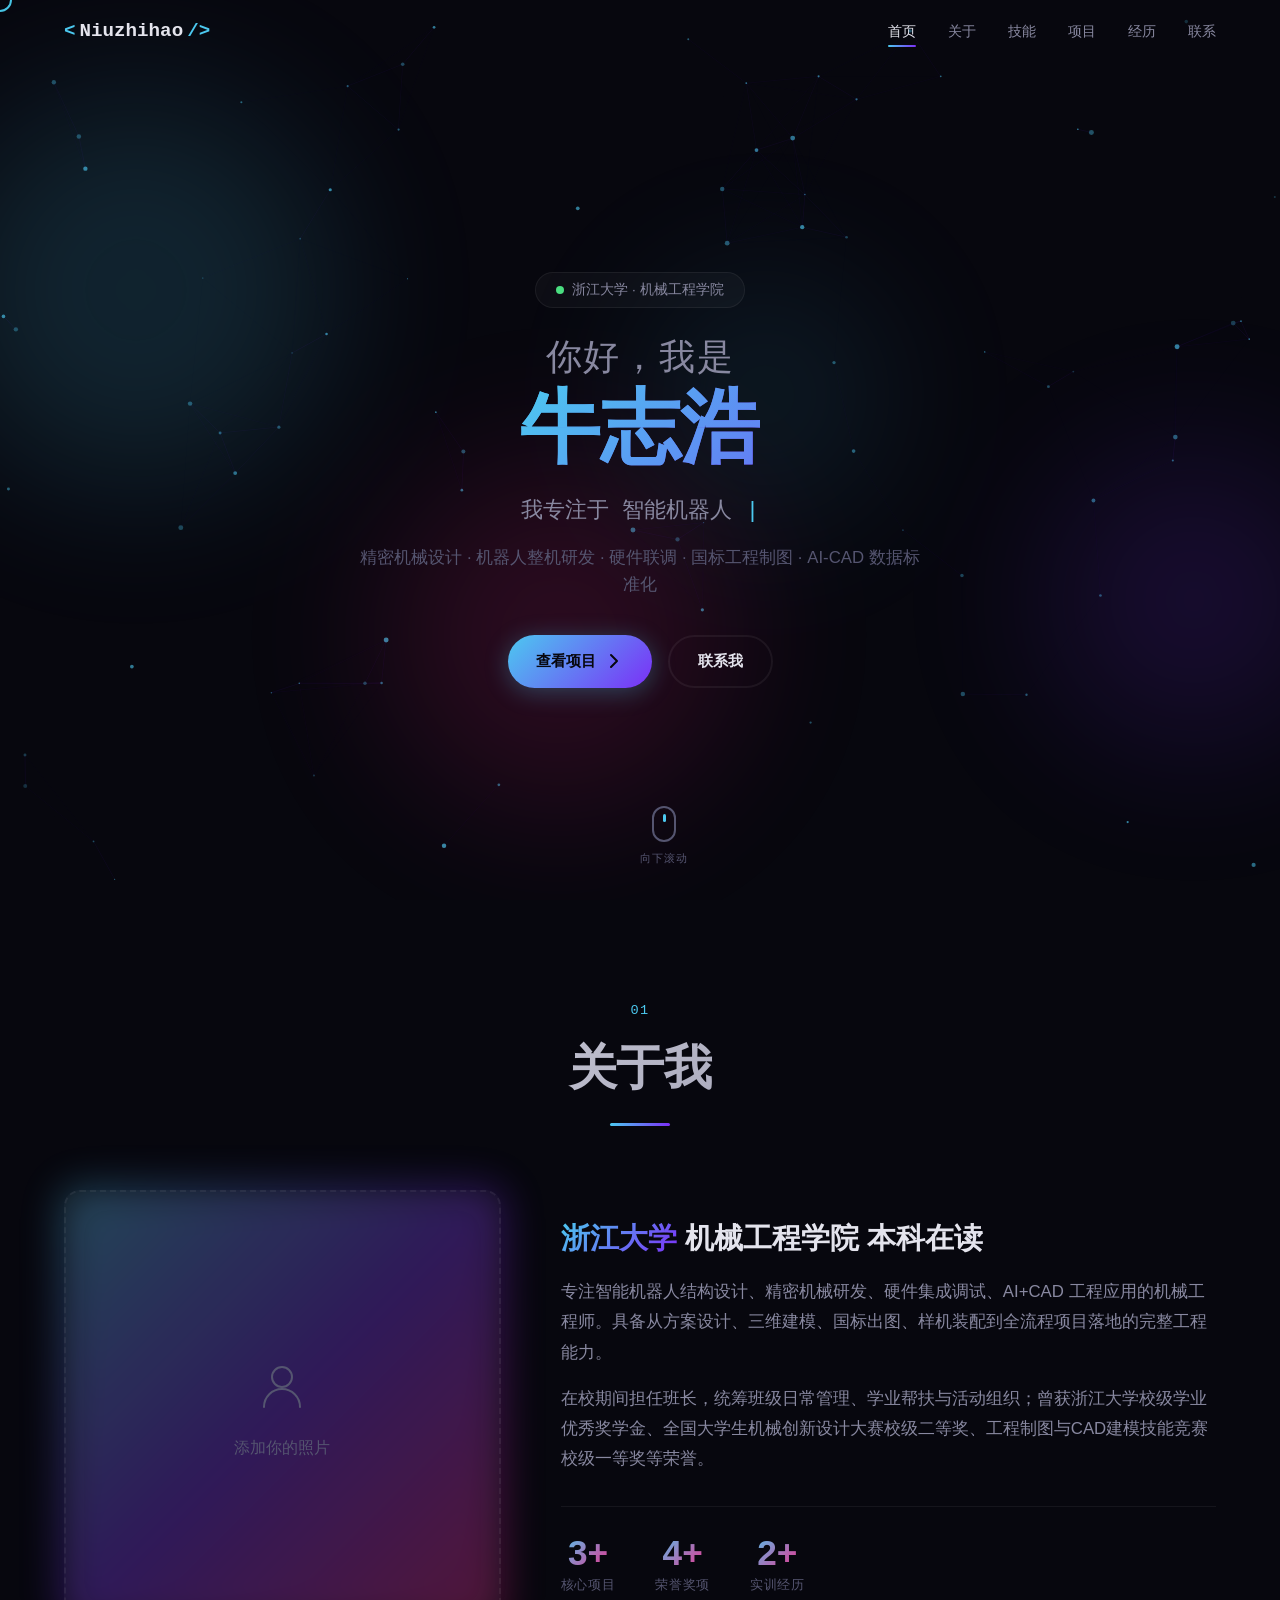
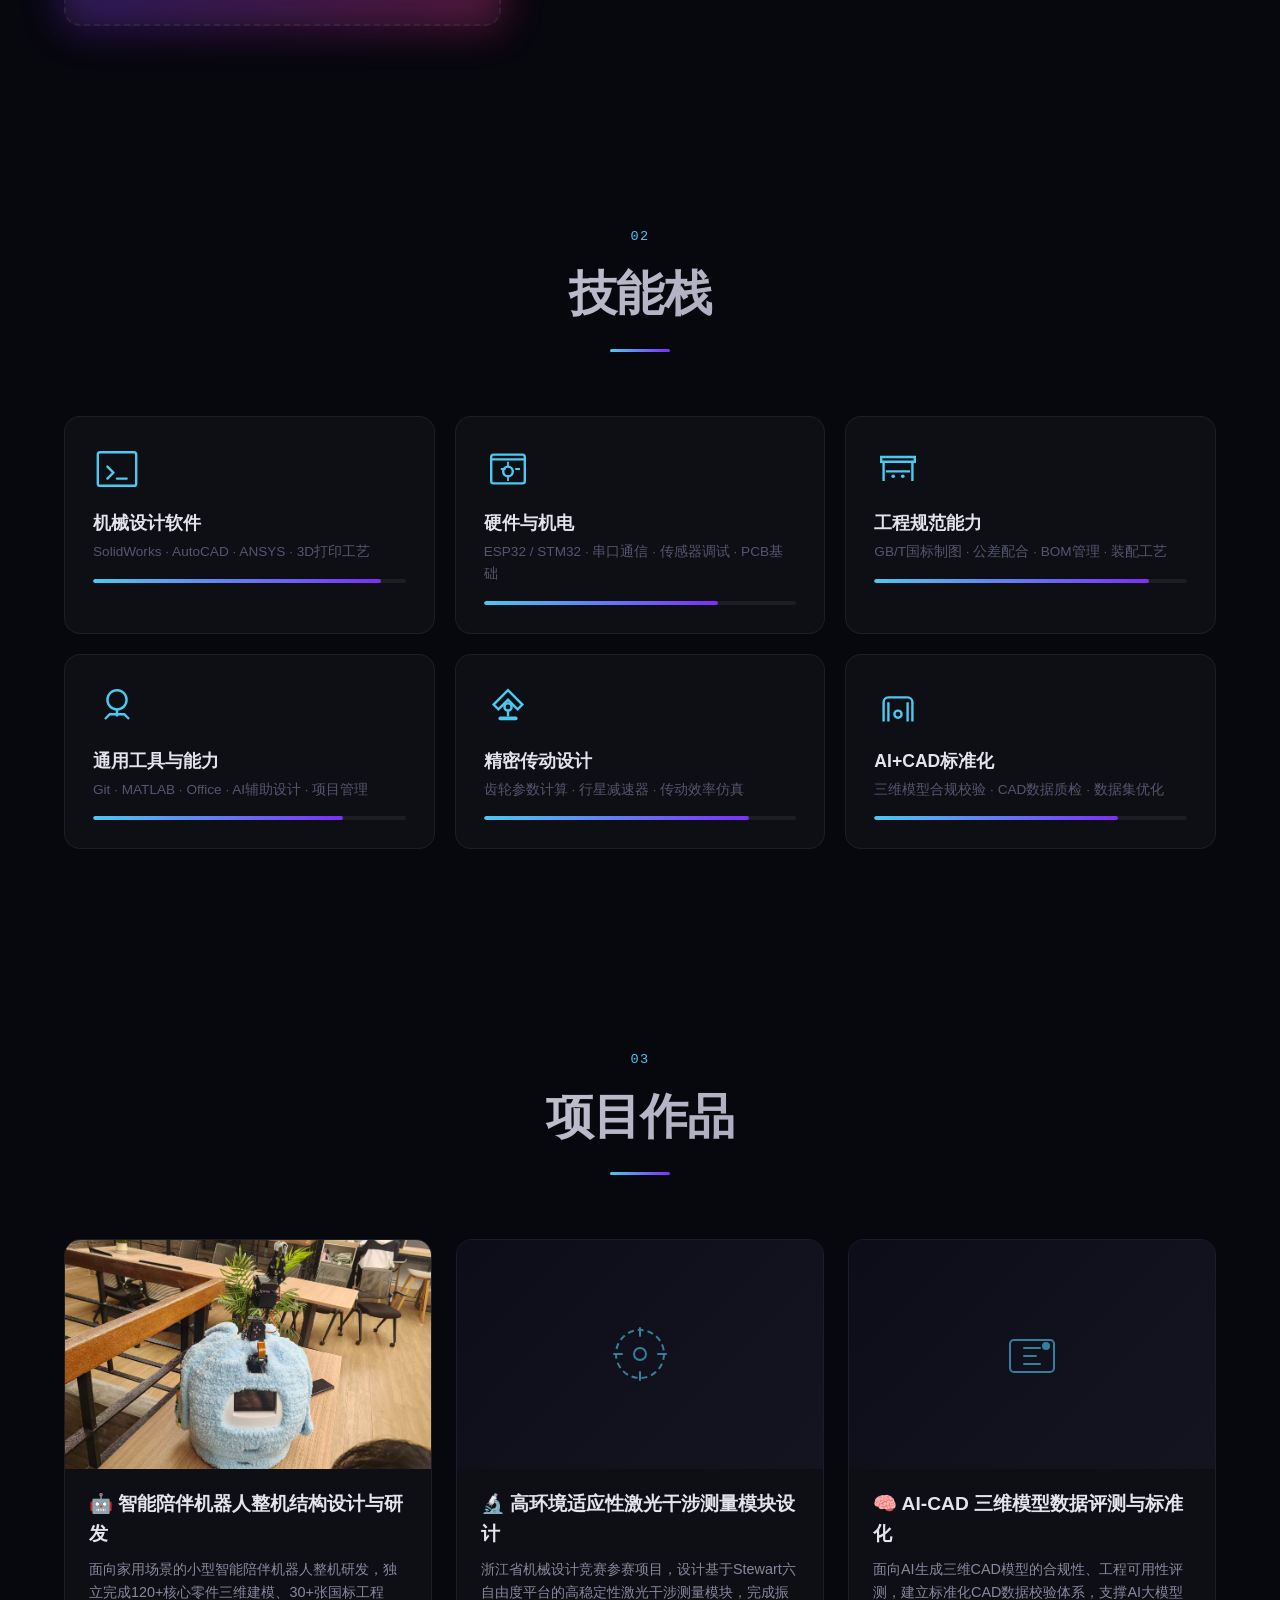
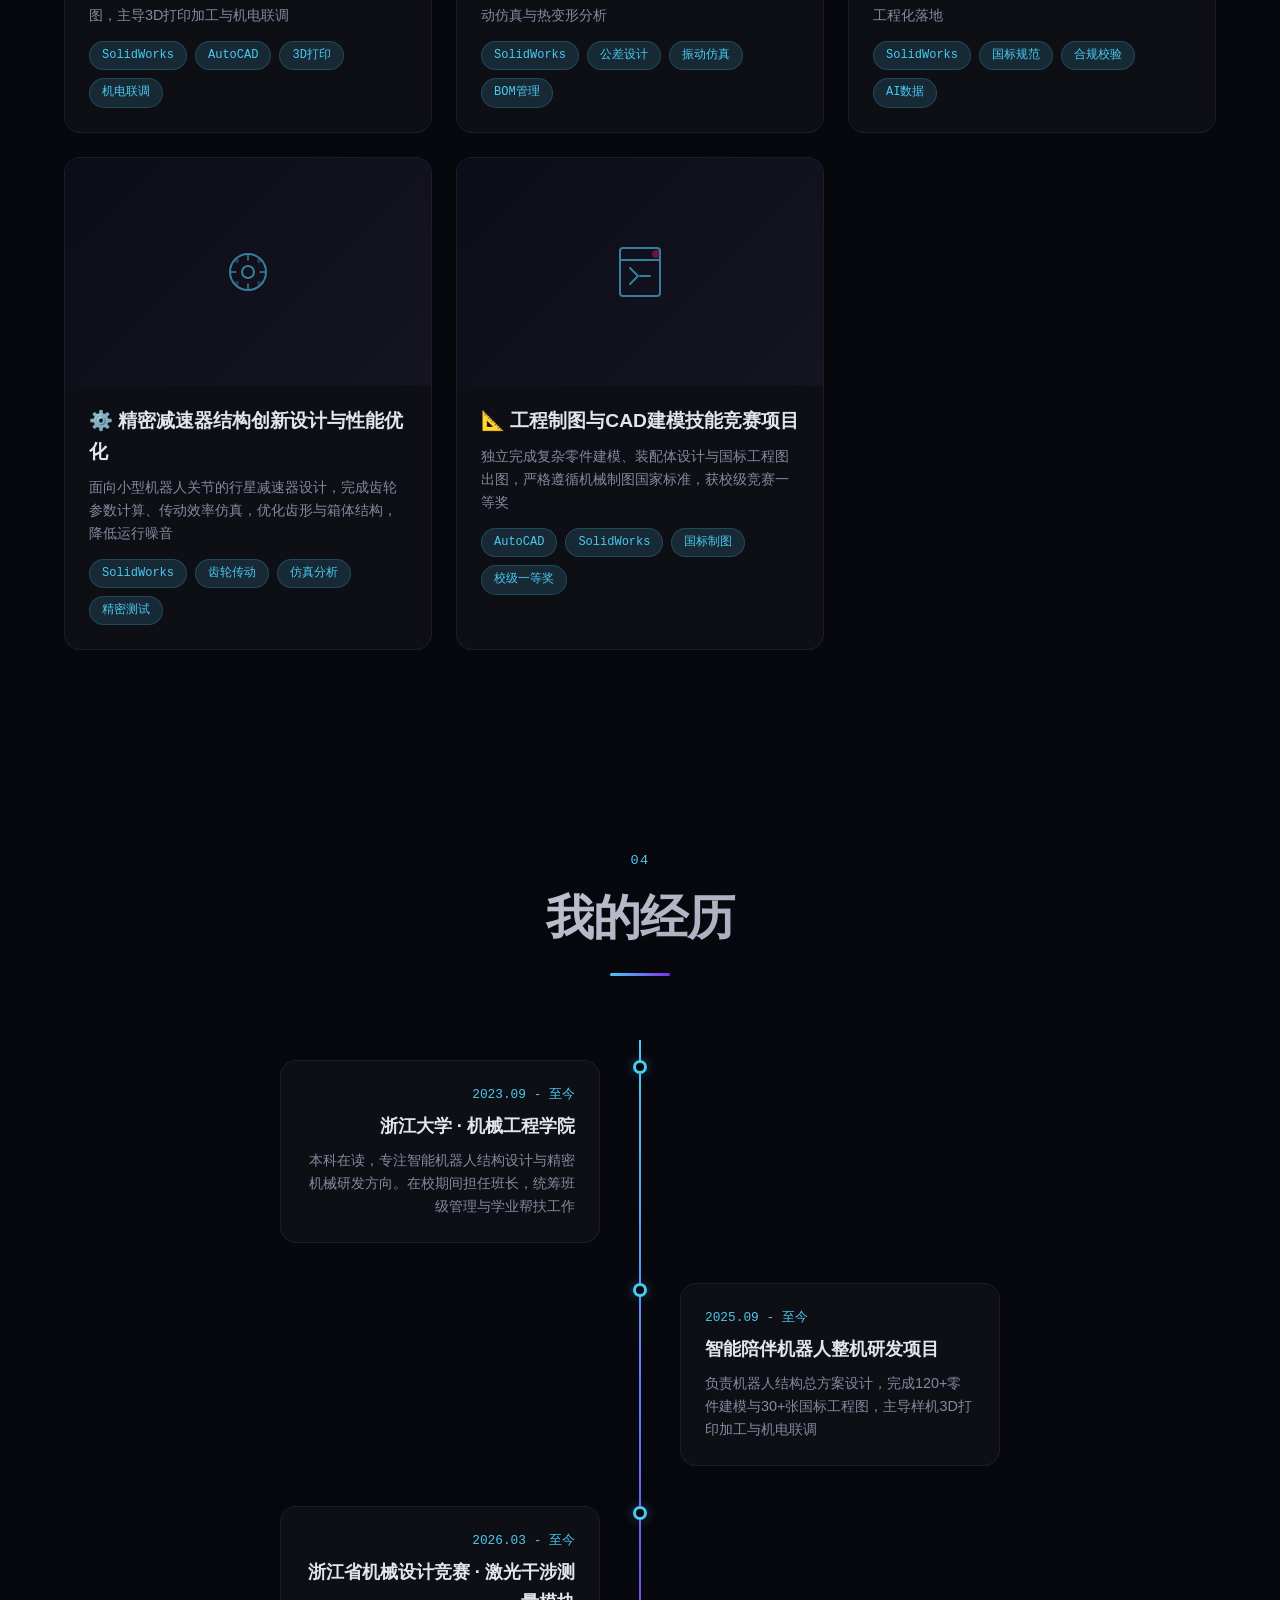
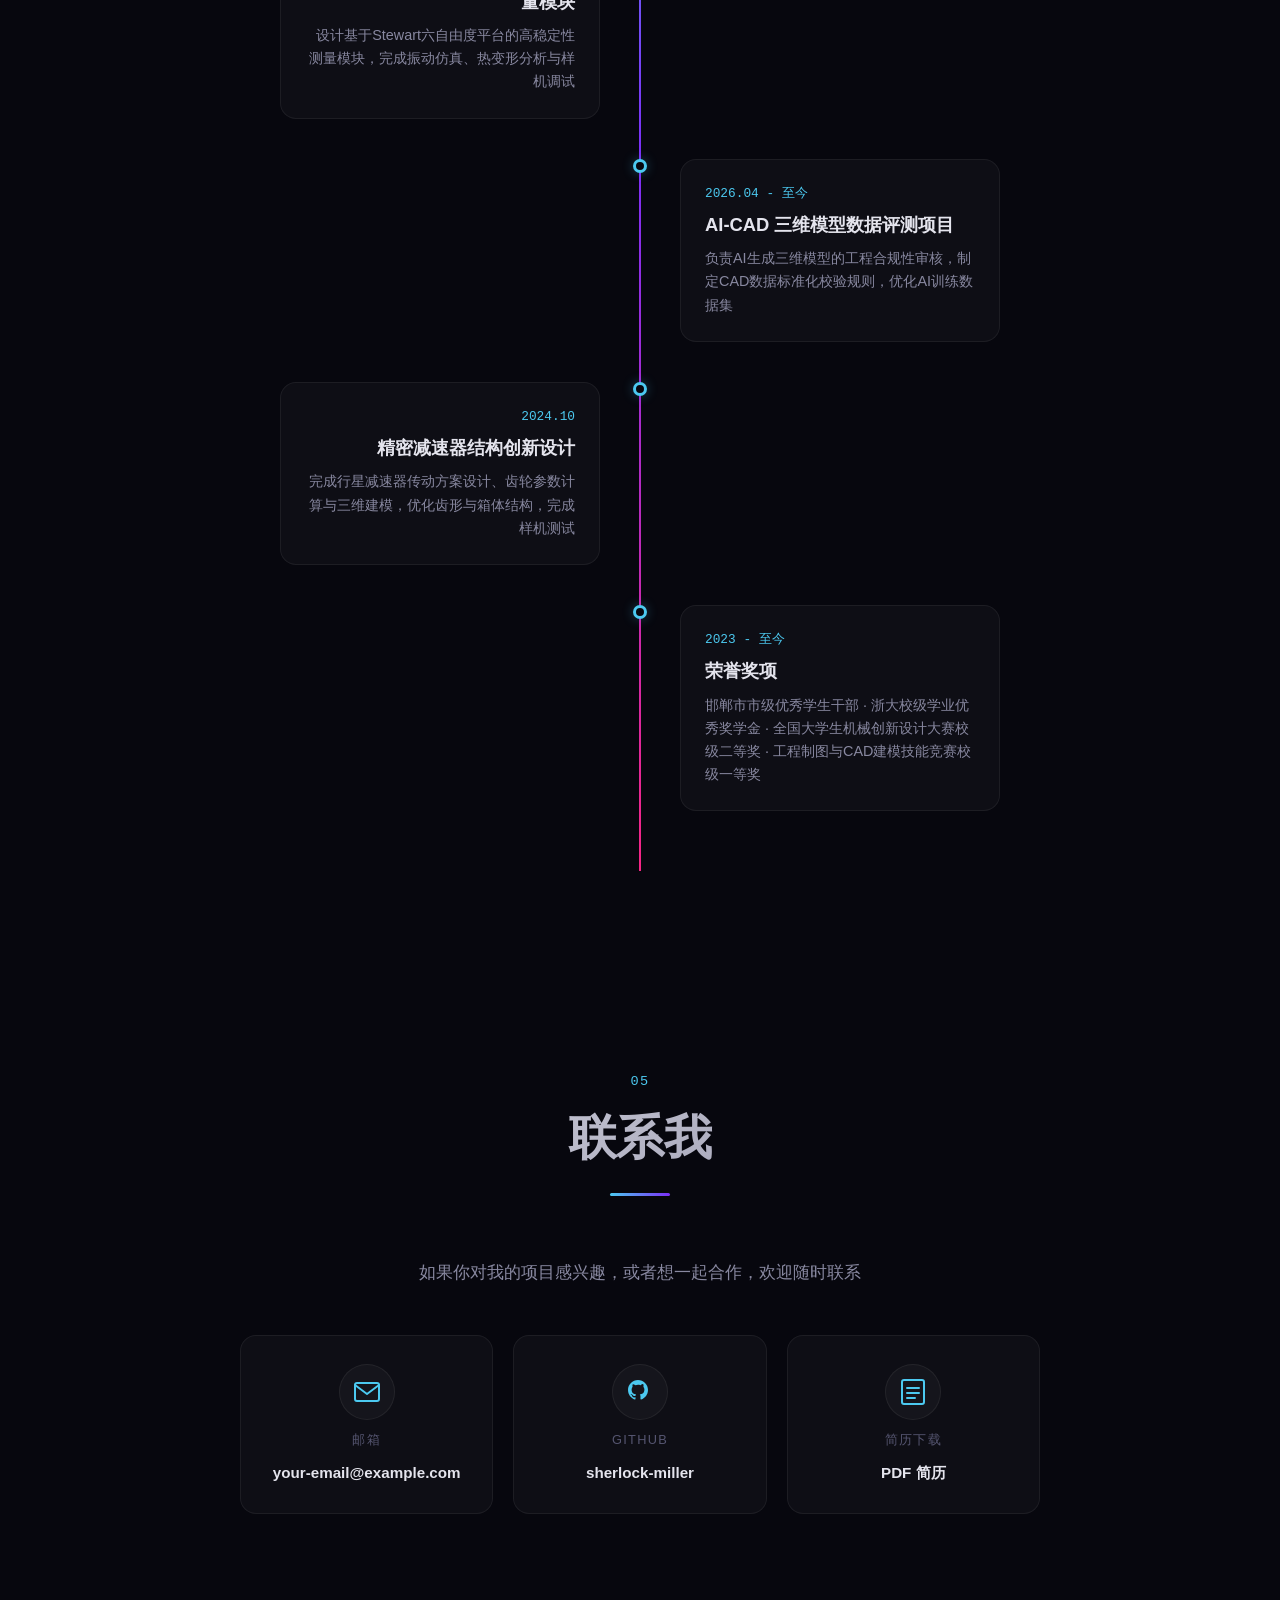
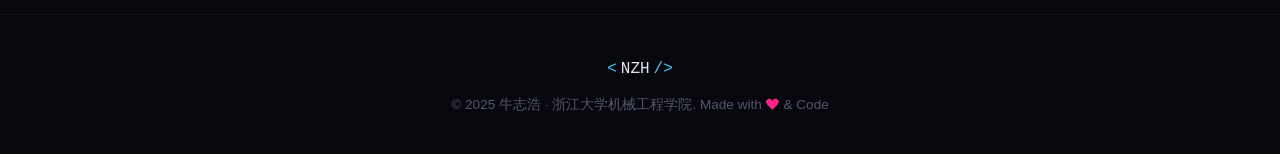
<file: index.html>
<!DOCTYPE html>
<html lang="zh-CN">
<head>
    <meta charset="UTF-8">
    <meta name="viewport" content="width=device-width, initial-scale=1.0">
    <meta name="description" content="牛志浩 - 浙江大学机械工程学院 | 智能机器人结构设计·精密机械研发·AI+CAD工程应用">
    <title>牛志浩 | 机械工程师 · 机器人研发</title>
    <link rel="icon" href="images/favicon.png" type="image/png">
    <link rel="stylesheet" href="css/style.css">
</head>
<body>
    <div class="cursor-follower"></div>

    <canvas id="particle-canvas"></canvas>

    <div class="floating-shapes" id="floating-shapes"></div>

    <nav class="navbar" id="navbar">
        <div class="nav-container">
            <a href="#home" class="nav-logo">
                <span class="logo-bracket">&lt;</span>
                <span class="logo-text">Niuzhihao</span>
                <span class="logo-bracket">/&gt;</span>
            </a>
            <div class="nav-links">
                <a href="#home" class="nav-link active">首页</a>
                <a href="#about" class="nav-link">关于</a>
                <a href="#skills" class="nav-link">技能</a>
                <a href="#projects" class="nav-link">项目</a>
                <a href="#timeline" class="nav-link">经历</a>
                <a href="#contact" class="nav-link">联系</a>
            </div>
            <button class="nav-toggle" aria-label="菜单">
                <span></span>
                <span></span>
                <span></span>
            </button>
        </div>
    </nav>

    <section id="home" class="hero">
        <div class="hero-content">
            <div class="hero-badge">
                <span class="badge-dot"></span> 浙江大学 · 机械工程学院
            </div>
            <h1 class="hero-title">
                <span class="title-line">你好，我是</span>
                <span class="title-name glitch" data-text="牛志浩">牛志浩</span>
            </h1>
            <div class="hero-subtitle">
                <span class="typing-prefix">我专注于</span>
                <span class="typing-text" id="typing-text"></span>
                <span class="typing-cursor">|</span>
            </div>
            <p class="hero-desc">
                精密机械设计 · 机器人整机研发 · 硬件联调 · 国标工程制图 · AI-CAD 数据标准化
            </p>
            <div class="hero-buttons">
                <a href="#projects" class="btn btn-primary">
                    <span>查看项目</span>
                    <svg width="20" height="20" viewBox="0 0 20 20" fill="none">
                        <path d="M7 4l6 6-6 6" stroke="currentColor" stroke-width="2" stroke-linecap="round" stroke-linejoin="round"/>
                    </svg>
                </a>
                <a href="#contact" class="btn btn-outline">
                    <span>联系我</span>
                </a>
            </div>
        </div>
        <div class="scroll-indicator">
            <div class="scroll-mouse">
                <div class="scroll-wheel"></div>
            </div>
            <span class="scroll-text">向下滚动</span>
        </div>
    </section>

    <section id="about" class="section about">
        <div class="section-header">
            <span class="section-number">01</span>
            <h2 class="section-title">关于我</h2>
            <div class="section-line"></div>
        </div>
        <div class="about-container">
            <div class="about-image-wrapper">
                <div class="about-image-placeholder">
                    <div class="placeholder-icon">
                        <svg width="60" height="60" viewBox="0 0 60 60" fill="none">
                            <circle cx="30" cy="22" r="10" stroke="currentColor" stroke-width="2"/>
                            <path d="M12 52c0-10 8-18 18-18s18 8 18 18" stroke="currentColor" stroke-width="2" stroke-linecap="round"/>
                        </svg>
                    </div>
                    <span>添加你的照片</span>
                </div>
                <div class="about-image-glow"></div>
            </div>
            <div class="about-text">
                <h3><span class="highlight">浙江大学</span> 机械工程学院 本科在读</h3>
                <p>专注智能机器人结构设计、精密机械研发、硬件集成调试、AI+CAD 工程应用的机械工程师。具备从方案设计、三维建模、国标出图、样机装配到全流程项目落地的完整工程能力。</p>
                <p>在校期间担任班长，统筹班级日常管理、学业帮扶与活动组织；曾获浙江大学校级学业优秀奖学金、全国大学生机械创新设计大赛校级二等奖、工程制图与CAD建模技能竞赛校级一等奖等荣誉。</p>
                <div class="about-stats">
                    <div class="stat-item">
                        <span class="stat-number" data-count="4">0</span>
                        <span class="stat-label">核心项目</span>
                    </div>
                    <div class="stat-item">
                        <span class="stat-number" data-count="5">0</span>
                        <span class="stat-label">荣誉奖项</span>
                    </div>
                    <div class="stat-item">
                        <span class="stat-number" data-count="3">0</span>
                        <span class="stat-label">实训经历</span>
                    </div>
                </div>
            </div>
        </div>
    </section>

    <section id="skills" class="section skills">
        <div class="section-header">
            <span class="section-number">02</span>
            <h2 class="section-title">技能栈</h2>
            <div class="section-line"></div>
        </div>
        <div class="skills-grid">
            <div class="skill-card">
                <div class="skill-icon">
                    <svg viewBox="0 0 40 40" fill="none"><rect x="4" y="6" width="32" height="28" rx="2" stroke="currentColor" stroke-width="2"/><path d="M12 18l5 5-5 5" stroke="currentColor" stroke-width="2" stroke-linecap="round" stroke-linejoin="round"/><path d="M20 28h8" stroke="currentColor" stroke-width="2" stroke-linecap="round"/></svg>
                </div>
                <h3>机械设计软件</h3>
                <p>SolidWorks · AutoCAD · ANSYS · 3D打印工艺</p>
                <div class="skill-bar"><div class="skill-progress" data-width="92%"></div></div>
            </div>
            <div class="skill-card">
                <div class="skill-icon">
                    <svg viewBox="0 0 40 40" fill="none"><rect x="6" y="8" width="28" height="24" rx="2" stroke="currentColor" stroke-width="2"/><path d="M6 12h28" stroke="currentColor" stroke-width="2"/><circle cx="20" cy="22" r="4" stroke="currentColor" stroke-width="2"/><path d="M20 14v4M20 26v4M14 20h4M26 20h4" stroke="currentColor" stroke-width="1.5"/></svg>
                </div>
                <h3>硬件与机电</h3>
                <p>ESP32 / STM32 · 串口通信 · 传感器调试 · PCB基础</p>
                <div class="skill-bar"><div class="skill-progress" data-width="75%"></div></div>
            </div>
            <div class="skill-card">
                <div class="skill-icon">
                    <svg viewBox="0 0 40 40" fill="none"><path d="M6 10h28v4H6z" stroke="currentColor" stroke-width="2"/><path d="M8 14v16M32 14v16" stroke="currentColor" stroke-width="2"/><path d="M10 22h20" stroke="currentColor" stroke-width="2"/><circle cx="16" cy="26" r="1.5" fill="currentColor"/><circle cx="24" cy="26" r="1.5" fill="currentColor"/></svg>
                </div>
                <h3>工程规范能力</h3>
                <p>GB/T国标制图 · 公差配合 · BOM管理 · 装配工艺</p>
                <div class="skill-bar"><div class="skill-progress" data-width="88%"></div></div>
            </div>
            <div class="skill-card">
                <div class="skill-icon">
                    <svg viewBox="0 0 40 40" fill="none"><circle cx="20" cy="14" r="8" stroke="currentColor" stroke-width="2"/><path d="M20 22v6M10 30l4-4h12l4 4" stroke="currentColor" stroke-width="2" stroke-linejoin="round"/></svg>
                </div>
                <h3>通用工具与能力</h3>
                <p>Git · MATLAB · Office · AI辅助设计 · 项目管理</p>
                <div class="skill-bar"><div class="skill-progress" data-width="80%"></div></div>
            </div>
            <div class="skill-card">
                <div class="skill-icon">
                    <svg viewBox="0 0 40 40" fill="none"><path d="M20 6L8 18l4 4 8-8 8 8 4-4L20 6z" stroke="currentColor" stroke-width="2"/><circle cx="20" cy="20" r="3" stroke="currentColor" stroke-width="2"/><path d="M20 23v4" stroke="currentColor" stroke-width="2" stroke-linecap="round"/><rect x="12" y="28" width="16" height="3" rx="1.5" fill="currentColor"/></svg>
                </div>
                <h3>精密传动设计</h3>
                <p>齿轮参数计算 · 行星减速器 · 传动效率仿真</p>
                <div class="skill-bar"><div class="skill-progress" data-width="85%"></div></div>
            </div>
            <div class="skill-card">
                <div class="skill-icon">
                    <svg viewBox="0 0 40 40" fill="none"><path d="M8 32V16a4 4 0 014-4h16a4 4 0 014 4v16" stroke="currentColor" stroke-width="2"/><path d="M12 32V16" stroke="currentColor" stroke-width="2"/><path d="M28 32V16" stroke="currentColor" stroke-width="2"/><circle cx="20" cy="26" r="3" stroke="currentColor" stroke-width="2"/></svg>
                </div>
                <h3>AI+CAD标准化</h3>
                <p>三维模型合规校验 · CAD数据质检 · 数据集优化</p>
                <div class="skill-bar"><div class="skill-progress" data-width="78%"></div></div>
            </div>
        </div>
    </section>

    <section id="projects" class="section projects">
        <div class="section-header">
            <span class="section-number">03</span>
            <h2 class="section-title">项目作品</h2>
            <div class="section-line"></div>
        </div>
        <div class="projects-grid">
            <div class="project-card" data-tilt>
                <a href="projects/robot.html" style="display:block;color:inherit;">
                    <div class="project-image">
                        <img src="images/1.jpg" alt="智能陪伴机器人" loading="lazy">
                        <div class="project-overlay">
                            <span class="project-view">🎬 查看详情 →</span>
                        </div>
                    </div>
                    <div class="project-info">
                        <h3>🤖 智能陪伴机器人整机结构设计与研发</h3>
                        <p>面向家用场景的小型智能陪伴机器人整机研发，独立完成120+核心零件三维建模、30+张国标工程图，主导3D打印加工与机电联调</p>
                        <div class="project-tags">
                            <span>SolidWorks</span><span>AutoCAD</span><span>3D打印</span><span>机电联调</span>
                        </div>
                    </div>
                </a>
            </div>
            <div class="project-card" data-tilt>
                <div class="project-image">
                    <div class="project-placeholder">
                        <svg width="56" height="56" viewBox="0 0 56 56" fill="none">
                            <circle cx="28" cy="28" r="24" stroke="currentColor" stroke-width="2" stroke-dasharray="6 4"/>
                            <circle cx="28" cy="28" r="6" stroke="currentColor" stroke-width="2"/>
                            <path d="M28 2v8M28 46v8M2 28h8M46 28h8" stroke="currentColor" stroke-width="2" stroke-linecap="round"/>
                        </svg>
                    </div>
                    <div class="project-overlay">
                        <span class="project-view">查看详情 →</span>
                    </div>
                </div>
                <div class="project-info">
                    <h3>🔬 高环境适应性激光干涉测量模块设计</h3>
                    <p>浙江省机械设计竞赛参赛项目，设计基于Stewart六自由度平台的高稳定性激光干涉测量模块，完成振动仿真与热变形分析</p>
                    <div class="project-tags">
                        <span>SolidWorks</span><span>公差设计</span><span>振动仿真</span><span>BOM管理</span>
                    </div>
                </div>
            </div>
            <div class="project-card" data-tilt>
                <div class="project-image">
                    <div class="project-placeholder">
                        <svg width="56" height="56" viewBox="0 0 56 56" fill="none">
                            <rect x="6" y="14" width="44" height="32" rx="4" stroke="currentColor" stroke-width="2"/>
                            <path d="M20 22h16M20 30h12M20 38h16" stroke="currentColor" stroke-width="2" stroke-linecap="round"/>
                            <circle cx="42" cy="20" r="4" fill="currentColor"/>
                        </svg>
                    </div>
                    <div class="project-overlay">
                        <span class="project-view">查看详情 →</span>
                    </div>
                </div>
                <div class="project-info">
                    <h3>🧠 AI-CAD 三维模型数据评测与标准化</h3>
                    <p>面向AI生成三维CAD模型的合规性、工程可用性评测，建立标准化CAD数据校验体系，支撑AI大模型工程化落地</p>
                    <div class="project-tags">
                        <span>SolidWorks</span><span>国标规范</span><span>合规校验</span><span>AI数据</span>
                    </div>
                </div>
            </div>
            <div class="project-card" data-tilt>
                <div class="project-image">
                    <div class="project-placeholder">
                        <svg width="56" height="56" viewBox="0 0 56 56" fill="none">
                            <circle cx="28" cy="28" r="18" stroke="currentColor" stroke-width="2"/>
                            <circle cx="28" cy="28" r="6" stroke="currentColor" stroke-width="2"/>
                            <path d="M28 10v6M28 40v6M10 28h6M40 28h6" stroke="currentColor" stroke-width="1.5" stroke-linecap="round"/>
                            <circle cx="17" cy="17" r="2" fill="currentColor" opacity="0.4"/>
                            <circle cx="39" cy="17" r="2" fill="currentColor" opacity="0.4"/>
                            <circle cx="17" cy="39" r="2" fill="currentColor" opacity="0.4"/>
                            <circle cx="39" cy="39" r="2" fill="currentColor" opacity="0.4"/>
                        </svg>
                    </div>
                    <div class="project-overlay">
                        <span class="project-view">查看详情 →</span>
                    </div>
                </div>
                <div class="project-info">
                    <h3>⚙️ 精密减速器结构创新设计与性能优化</h3>
                    <p>面向小型机器人关节的行星减速器设计，完成齿轮参数计算、传动效率仿真，优化齿形与箱体结构，降低运行噪音</p>
                    <div class="project-tags">
                        <span>SolidWorks</span><span>齿轮传动</span><span>仿真分析</span><span>精密测试</span>
                    </div>
                </div>
            </div>
            <div class="project-card" data-tilt>
                <div class="project-image">
                    <div class="project-placeholder">
                        <svg width="56" height="56" viewBox="0 0 56 56" fill="none">
                            <rect x="8" y="4" width="40" height="48" rx="3" stroke="currentColor" stroke-width="2"/>
                            <path d="M8 16h40" stroke="currentColor" stroke-width="2"/>
                            <path d="M18 24l8 8-8 8" stroke="currentColor" stroke-width="2" stroke-linecap="round" stroke-linejoin="round"/>
                            <path d="M28 32h10" stroke="currentColor" stroke-width="2" stroke-linecap="round"/>
                            <circle cx="44" cy="10" r="4" fill="var(--accent)" opacity="0.6"/>
                        </svg>
                    </div>
                    <div class="project-overlay">
                        <span class="project-view">查看详情 →</span>
                    </div>
                </div>
                <div class="project-info">
                    <h3>📐 工程制图与CAD建模技能竞赛项目</h3>
                    <p>独立完成复杂零件建模、装配体设计与国标工程图出图，严格遵循机械制图国家标准，获校级竞赛一等奖</p>
                    <div class="project-tags">
                        <span>AutoCAD</span><span>SolidWorks</span><span>国标制图</span><span>校级一等奖</span>
                    </div>
                </div>
            </div>
        </div>
    </section>

    <section id="timeline" class="section timeline-section">
        <div class="section-header">
            <span class="section-number">04</span>
            <h2 class="section-title">我的经历</h2>
            <div class="section-line"></div>
        </div>
        <div class="timeline">
            <div class="timeline-item left">
                <div class="timeline-dot"></div>
                <div class="timeline-content">
                    <span class="timeline-date">2023.09 - 至今</span>
                    <h3>浙江大学 · 机械工程学院</h3>
                    <p>本科在读，专注智能机器人结构设计与精密机械研发方向。在校期间担任班长，统筹班级管理与学业帮扶工作</p>
                </div>
            </div>
            <div class="timeline-item right">
                <div class="timeline-dot"></div>
                <div class="timeline-content">
                    <span class="timeline-date">2025.09 - 至今</span>
                    <h3>智能陪伴机器人整机研发项目</h3>
                    <p>负责机器人结构总方案设计，完成120+零件建模与30+张国标工程图，主导样机3D打印加工与机电联调</p>
                </div>
            </div>
            <div class="timeline-item left">
                <div class="timeline-dot"></div>
                <div class="timeline-content">
                    <span class="timeline-date">2026.03 - 至今</span>
                    <h3>浙江省机械设计竞赛 · 激光干涉测量模块</h3>
                    <p>设计基于Stewart六自由度平台的高稳定性测量模块，完成振动仿真、热变形分析与样机调试</p>
                </div>
            </div>
            <div class="timeline-item right">
                <div class="timeline-dot"></div>
                <div class="timeline-content">
                    <span class="timeline-date">2026.04 - 至今</span>
                    <h3>AI-CAD 三维模型数据评测项目</h3>
                    <p>负责AI生成三维模型的工程合规性审核，制定CAD数据标准化校验规则，优化AI训练数据集</p>
                </div>
            </div>
            <div class="timeline-item left">
                <div class="timeline-dot"></div>
                <div class="timeline-content">
                    <span class="timeline-date">2024.10</span>
                    <h3>精密减速器结构创新设计</h3>
                    <p>完成行星减速器传动方案设计、齿轮参数计算与三维建模，优化齿形与箱体结构，完成样机测试</p>
                </div>
            </div>
            <div class="timeline-item right">
                <div class="timeline-dot"></div>
                <div class="timeline-content">
                    <span class="timeline-date">2023 - 至今</span>
                    <h3>荣誉奖项</h3>
                    <p>邯郸市市级优秀学生干部 · 浙大校级学业优秀奖学金 · 全国大学生机械创新设计大赛校级二等奖 · 工程制图与CAD建模技能竞赛校级一等奖</p>
                </div>
            </div>
        </div>
    </section>

    <section id="contact" class="section contact">
        <div class="section-header">
            <span class="section-number">05</span>
            <h2 class="section-title">联系我</h2>
            <div class="section-line"></div>
        </div>
        <p class="contact-subtitle">如果你对我的项目感兴趣，或者想一起合作，欢迎随时联系</p>
        <div class="contact-grid">
            <a href="mailto:your-email@example.com" class="contact-card">
                <div class="contact-icon">
                    <svg width="28" height="28" viewBox="0 0 28 28" fill="none">
                        <rect x="2" y="5" width="24" height="18" rx="2" stroke="currentColor" stroke-width="2"/>
                        <path d="M2 7l12 9 12-9" stroke="currentColor" stroke-width="2" stroke-linecap="round" stroke-linejoin="round"/>
                    </svg>
                </div>
                <span class="contact-label">邮箱</span>
                <span class="contact-value">your-email@example.com</span>
            </a>
            <a href="https://github.com/sherlock-miller" target="_blank" rel="noopener" class="contact-card">
                <div class="contact-icon">
                    <svg width="28" height="28" viewBox="0 0 28 28" fill="none">
                        <path d="M12 2C6.477 2 2 6.477 2 12c0 4.42 2.865 8.167 6.839 9.49.5.092.682-.217.682-.482 0-.237-.008-.866-.013-1.7-2.782.604-3.369-1.34-3.369-1.34-.454-1.156-1.11-1.463-1.11-1.463-.908-.62.069-.608.069-.608 1.003.07 1.531 1.03 1.531 1.03.892 1.529 2.341 1.087 2.91.831.092-.646.35-1.086.636-1.336-2.22-.253-4.555-1.11-4.555-4.943 0-1.091.39-1.984 1.029-2.683-.103-.253-.446-1.27.098-2.647 0 0 .84-.269 2.75 1.025A9.578 9.578 0 0112 6.836c.85.004 1.705.115 2.504.337 1.909-1.294 2.747-1.025 2.747-1.025.546 1.377.203 2.394.1 2.647.64.699 1.028 1.592 1.028 2.683 0 3.842-2.339 4.687-4.566 4.935.359.309.678.919.678 1.852 0 1.336-.012 2.415-.012 2.743 0 .267.18.578.688.48C19.138 20.16 22 16.416 22 12c0-5.523-4.477-10-10-10z" fill="currentColor"/>
                    </svg>
                </div>
                <span class="contact-label">GitHub</span>
                <span class="contact-value">sherlock-miller</span>
            </a>
            <a href="assets/简历-牛志浩.pdf" target="_blank" class="contact-card">
                <div class="contact-icon">
                    <svg width="28" height="28" viewBox="0 0 28 28" fill="none">
                        <rect x="3" y="2" width="22" height="24" rx="2" stroke="currentColor" stroke-width="2"/>
                        <path d="M8 10h12M8 15h12M8 20h8" stroke="currentColor" stroke-width="2" stroke-linecap="round"/>
                    </svg>
                </div>
                <span class="contact-label">简历下载</span>
                <span class="contact-value">PDF 简历</span>
            </a>
        </div>
    </section>

    <footer class="footer">
        <div class="footer-content">
            <div class="footer-logo">
                <span class="logo-bracket">&lt;</span>
                <span class="logo-text">NZH</span>
                <span class="logo-bracket">/&gt;</span>
            </div>
            <p class="footer-text">© 2025 牛志浩 · 浙江大学机械工程学院. Made with <span class="heart">❤</span> & Code</p>
        </div>
    </footer>

    <script src="js/main.js"></script>
</body>
</html>
</file>
<file: css/style.css>
/* ============ CSS Variables & Base ============ */
:root {
    --bg: #07070e;
    --bg-elevated: #0d0d1a;
    --primary: #4cc9f0;
    --primary-dim: rgba(76, 201, 240, 0.15);
    --secondary: #7b2ff7;
    --secondary-dim: rgba(123, 47, 247, 0.15);
    --accent: #f72585;
    --accent-dim: rgba(247, 37, 133, 0.15);
    --cyan-glow: rgba(76, 201, 240, 0.3);
    --purple-glow: rgba(123, 47, 247, 0.3);
    --text: #e4e4ed;
    --text-secondary: #8888a0;
    --text-muted: #555570;
    --card-bg: rgba(255, 255, 255, 0.03);
    --card-border: rgba(255, 255, 255, 0.06);
    --glass-bg: rgba(13, 13, 26, 0.7);
    --glass-border: rgba(255, 255, 255, 0.08);
    --radius: 16px;
    --radius-sm: 10px;
    --transition: 0.35s cubic-bezier(0.4, 0, 0.2, 1);
    --transition-fast: 0.2s cubic-bezier(0.4, 0, 0.2, 1);
    --font-mono: 'SF Mono', 'Fira Code', 'Cascadia Code', 'Consolas', monospace;
}

*, *::before, *::after { margin: 0; padding: 0; box-sizing: border-box; }

html { scroll-behavior: smooth; scrollbar-width: thin; scrollbar-color: var(--primary) var(--bg); }
::-webkit-scrollbar { width: 6px; }
::-webkit-scrollbar-track { background: var(--bg); }
::-webkit-scrollbar-thumb { background: var(--primary); border-radius: 3px; }

body {
    font-family: -apple-system, BlinkMacSystemFont, 'Segoe UI', 'PingFang SC', 'Microsoft YaHei', sans-serif;
    background: var(--bg);
    color: var(--text);
    overflow-x: hidden;
    cursor: none;
    line-height: 1.6;
}

::selection { background: var(--primary); color: var(--bg); }

a { color: inherit; text-decoration: none; cursor: none; }
img { max-width: 100%; display: block; }

/* ============ Custom Cursor ============ */
.cursor-follower {
    position: fixed;
    width: 24px; height: 24px;
    border: 2px solid var(--primary);
    border-radius: 50%;
    pointer-events: none;
    z-index: 99999;
    transition: width 0.3s, height 0.3s, border-color 0.3s, background 0.3s;
    mix-blend-mode: difference;
    transform: translate(-50%, -50%);
}
.cursor-follower.hover {
    width: 48px; height: 48px;
    background: rgba(76, 201, 240, 0.1);
    border-color: var(--accent);
    mix-blend-mode: normal;
}

/* ============ Particle Canvas ============ */
#particle-canvas {
    position: fixed;
    top: 0; left: 0;
    width: 100%; height: 100%;
    z-index: 0;
    pointer-events: none;
}

/* ============ Floating Shapes ============ */
.floating-shapes {
    position: fixed;
    top: 0; left: 0;
    width: 100%; height: 100%;
    pointer-events: none;
    z-index: 0;
    overflow: hidden;
}
.float-shape {
    position: absolute;
    border-radius: 50%;
    filter: blur(80px);
    opacity: 0.15;
    animation: floatShape 20s infinite ease-in-out;
}
.float-shape:nth-child(1) { width: 400px; height: 400px; background: var(--primary); top: 10%; left: -5%; animation-delay: 0s; }
.float-shape:nth-child(2) { width: 300px; height: 300px; background: var(--secondary); top: 50%; right: -5%; animation-delay: -7s; }
.float-shape:nth-child(3) { width: 350px; height: 350px; background: var(--accent); bottom: 10%; left: 30%; animation-delay: -14s; }
.float-shape:nth-child(4) { width: 250px; height: 250px; background: var(--primary); top: 30%; left: 50%; animation-delay: -3s; opacity: 0.1; }

@keyframes floatShape {
    0%, 100% { transform: translate(0, 0) rotate(0deg) scale(1); }
    25% { transform: translate(80px, -60px) rotate(5deg) scale(1.1); }
    50% { transform: translate(-40px, 80px) rotate(-3deg) scale(0.9); }
    75% { transform: translate(-80px, -40px) rotate(3deg) scale(1.05); }
}

/* ============ Navigation ============ */
.navbar {
    position: fixed;
    top: 0; left: 0; right: 0;
    z-index: 1000;
    padding: 16px 0;
    transition: var(--transition-fast);
}
.navbar.scrolled {
    background: var(--glass-bg);
    backdrop-filter: blur(20px);
    -webkit-backdrop-filter: blur(20px);
    border-bottom: 1px solid var(--glass-border);
    padding: 10px 0;
}
.nav-container {
    max-width: 1200px;
    margin: 0 auto;
    padding: 0 24px;
    display: flex;
    align-items: center;
    justify-content: space-between;
}
.nav-logo {
    display: flex;
    align-items: center;
    gap: 4px;
    font-family: var(--font-mono);
    font-size: 1.2rem;
    font-weight: 700;
}
.logo-bracket { color: var(--primary); }
.logo-text { color: var(--text); }
.nav-links { display: flex; gap: 32px; }
.nav-link {
    font-size: 0.9rem;
    color: var(--text-secondary);
    position: relative;
    padding: 4px 0;
    transition: color var(--transition-fast);
}
.nav-link::after {
    content: '';
    position: absolute;
    bottom: 0; left: 0;
    width: 0; height: 2px;
    background: linear-gradient(90deg, var(--primary), var(--secondary));
    border-radius: 1px;
    transition: width var(--transition);
}
.nav-link:hover, .nav-link.active { color: var(--text); }
.nav-link:hover::after, .nav-link.active::after { width: 100%; }

.nav-toggle {
    display: none;
    flex-direction: column;
    gap: 5px;
    background: none;
    border: none;
    padding: 4px;
    z-index: 1001;
}
.nav-toggle span {
    display: block;
    width: 24px; height: 2px;
    background: var(--text);
    border-radius: 1px;
    transition: var(--transition-fast);
}
.nav-toggle.active span:nth-child(1) { transform: rotate(45deg) translate(5px, 5px); }
.nav-toggle.active span:nth-child(2) { opacity: 0; }
.nav-toggle.active span:nth-child(3) { transform: rotate(-45deg) translate(5px, -5px); }

@media (max-width: 768px) {
    .nav-toggle { display: flex; }
    .nav-links {
        position: fixed;
        top: 0; right: -100%;
        width: 280px; height: 100vh;
        background: var(--glass-bg);
        backdrop-filter: blur(30px);
        -webkit-backdrop-filter: blur(30px);
        flex-direction: column;
        justify-content: center;
        align-items: center;
        gap: 40px;
        transition: right var(--transition);
        border-left: 1px solid var(--glass-border);
    }
    .nav-links.active { right: 0; }
    .nav-link { font-size: 1.2rem; }
}

/* ============ Hero Section ============ */
.hero {
    position: relative;
    min-height: 100vh;
    display: flex;
    align-items: center;
    justify-content: center;
    z-index: 1;
    padding: 120px 24px 60px;
}
.hero-content {
    text-align: center;
    max-width: 800px;
}
.hero-badge {
    display: inline-flex;
    align-items: center;
    gap: 8px;
    background: var(--card-bg);
    border: 1px solid var(--card-border);
    border-radius: 50px;
    padding: 6px 20px;
    font-size: 0.85rem;
    color: var(--text-secondary);
    margin-bottom: 28px;
    animation: fadeInUp 0.8s ease-out;
}
.badge-dot {
    width: 8px; height: 8px;
    background: #4ade80;
    border-radius: 50%;
    animation: pulse 2s infinite;
}
@keyframes pulse {
    0%, 100% { opacity: 1; box-shadow: 0 0 0 0 rgba(74, 222, 128, 0.5); }
    50% { opacity: 0.7; box-shadow: 0 0 0 8px rgba(74, 222, 128, 0); }
}
.hero-title {
    font-size: clamp(2.5rem, 7vw, 5rem);
    line-height: 1.15;
    margin-bottom: 20px;
    animation: fadeInUp 0.8s 0.1s ease-out both;
}
.title-line {
    display: block;
    font-size: 0.45em;
    font-weight: 400;
    color: var(--text-secondary);
    letter-spacing: 0.05em;
    margin-bottom: 4px;
}
.title-name {
    display: inline-block;
    font-weight: 800;
    background: linear-gradient(135deg, var(--primary) 0%, var(--secondary) 50%, var(--accent) 100%);
    background-size: 200% 200%;
    -webkit-background-clip: text;
    background-clip: text;
    -webkit-text-fill-color: transparent;
    animation: gradientShift 4s ease-in-out infinite;
}
@keyframes gradientShift {
    0%, 100% { background-position: 0% 50%; }
    50% { background-position: 100% 50%; }
}

/* --- Glitch Effect --- */
.glitch { position: relative; }
.glitch::before,
.glitch::after {
    content: attr(data-text);
    position: absolute;
    top: 0; left: 0;
    width: 100%; height: 100%;
    background: linear-gradient(135deg, var(--primary), var(--secondary));
    background-size: 200% 200%;
    -webkit-background-clip: text;
    background-clip: text;
    -webkit-text-fill-color: transparent;
    animation: gradientShift 4s ease-in-out infinite;
}
.glitch::before {
    clip-path: inset(0 0 50% 0);
    animation: glitchTop 3s infinite linear alternate-reverse;
}
.glitch::after {
    clip-path: inset(50% 0 0 0);
    animation: glitchBottom 3s infinite linear alternate-reverse;
}
@keyframes glitchTop {
    0%, 100% { transform: translate(0); }
    92% { transform: translate(0); }
    93% { transform: translate(-2px, 1px); }
    95% { transform: translate(2px, -1px); }
    97% { transform: translate(0); }
}
@keyframes glitchBottom {
    0%, 100% { transform: translate(0); }
    94% { transform: translate(0); }
    96% { transform: translate(2px, -1px); }
    98% { transform: translate(-1px, 1px); }
    99% { transform: translate(0); }
}

/* --- Typewriter --- */
.hero-subtitle {
    font-size: clamp(1rem, 2.5vw, 1.4rem);
    color: var(--text-secondary);
    margin-bottom: 16px;
    animation: fadeInUp 0.8s 0.2s ease-out both;
    font-family: var(--font-mono);
}
.typing-cursor {
    color: var(--primary);
    animation: blink 0.8s infinite;
}
@keyframes blink {
    0%, 100% { opacity: 1; }
    50% { opacity: 0; }
}
.hero-desc {
    font-size: 1.05rem;
    color: var(--text-muted);
    max-width: 560px;
    margin: 0 auto 36px;
    animation: fadeInUp 0.8s 0.3s ease-out both;
}
.hero-buttons {
    display: flex;
    gap: 16px;
    justify-content: center;
    flex-wrap: wrap;
    animation: fadeInUp 0.8s 0.4s ease-out both;
}

/* --- Buttons --- */
.btn {
    display: inline-flex;
    align-items: center;
    gap: 8px;
    padding: 12px 28px;
    border-radius: 50px;
    font-size: 0.95rem;
    font-weight: 600;
    transition: all var(--transition);
    position: relative;
    overflow: hidden;
}
.btn-primary {
    background: linear-gradient(135deg, var(--primary), var(--secondary));
    color: var(--bg);
    box-shadow: 0 4px 24px rgba(76, 201, 240, 0.3);
}
.btn-primary:hover {
    transform: translateY(-2px);
    box-shadow: 0 8px 36px rgba(76, 201, 240, 0.45);
}
.btn-outline {
    border: 2px solid var(--card-border);
    color: var(--text);
}
.btn-outline:hover {
    border-color: var(--primary);
    background: var(--primary-dim);
    transform: translateY(-2px);
}
.btn-primary svg {
    transition: transform var(--transition-fast);
}
.btn-primary:hover svg {
    transform: translateX(3px);
}

/* --- Scroll Indicator --- */
.scroll-indicator {
    position: absolute;
    bottom: 32px;
    left: 50%;
    transform: translateX(-50%);
    display: flex;
    flex-direction: column;
    align-items: center;
    gap: 8px;
    animation: fadeInUp 0.8s 0.6s ease-out both;
}
.scroll-mouse {
    width: 24px; height: 36px;
    border: 2px solid var(--text-muted);
    border-radius: 12px;
    display: flex;
    justify-content: center;
    padding-top: 6px;
}
.scroll-wheel {
    width: 3px; height: 8px;
    background: var(--primary);
    border-radius: 2px;
    animation: scrollWheel 2s ease-in-out infinite;
}
@keyframes scrollWheel {
    0% { transform: translateY(0); opacity: 1; }
    50% { transform: translateY(6px); opacity: 0.3; }
    100% { transform: translateY(0); opacity: 1; }
}
.scroll-text {
    font-size: 0.7rem;
    color: var(--text-muted);
    letter-spacing: 0.1em;
    text-transform: uppercase;
}

/* ============ Sections (Common) ============ */
.section {
    position: relative;
    z-index: 1;
    padding: 100px 24px;
    max-width: 1200px;
    margin: 0 auto;
}
.section-header {
    text-align: center;
    margin-bottom: 64px;
}
.section-number {
    display: block;
    font-family: var(--font-mono);
    font-size: 0.85rem;
    color: var(--primary);
    margin-bottom: 8px;
    letter-spacing: 0.1em;
}
.section-title {
    font-size: clamp(2rem, 5vw, 3rem);
    font-weight: 800;
    letter-spacing: -0.02em;
    background: linear-gradient(135deg, var(--text) 0%, var(--text-secondary) 100%);
    -webkit-background-clip: text;
    background-clip: text;
    -webkit-text-fill-color: transparent;
}
.section-line {
    width: 60px; height: 3px;
    background: linear-gradient(90deg, var(--primary), var(--secondary));
    border-radius: 2px;
    margin: 16px auto 0;
}

/* ============ About Section ============ */
.about-container {
    display: grid;
    grid-template-columns: 1fr 1.5fr;
    gap: 60px;
    align-items: center;
}
.about-image-wrapper { position: relative; }
.about-image-placeholder {
    width: 100%;
    aspect-ratio: 1;
    border-radius: var(--radius);
    background: var(--card-bg);
    border: 2px dashed var(--card-border);
    display: flex;
    flex-direction: column;
    align-items: center;
    justify-content: center;
    gap: 12px;
    color: var(--text-muted);
    transition: all var(--transition);
}
.about-image-placeholder:hover {
    border-color: var(--primary);
    background: var(--primary-dim);
}
.about-image-glow {
    position: absolute;
    inset: -4px;
    border-radius: calc(var(--radius) + 4px);
    background: linear-gradient(135deg, var(--primary), var(--secondary), var(--accent));
    z-index: -1;
    opacity: 0.3;
    filter: blur(20px);
}
.about-text h3 {
    font-size: 1.8rem;
    margin-bottom: 20px;
    line-height: 1.3;
}
.about-text p {
    color: var(--text-secondary);
    margin-bottom: 16px;
    font-size: 1.05rem;
    line-height: 1.8;
}
.highlight {
    background: linear-gradient(135deg, var(--primary), var(--secondary));
    -webkit-background-clip: text;
    background-clip: text;
    -webkit-text-fill-color: transparent;
    font-weight: 700;
}
.about-stats {
    display: flex;
    gap: 40px;
    margin-top: 32px;
    padding-top: 28px;
    border-top: 1px solid var(--card-border);
}
.stat-item { text-align: center; }
.stat-number {
    display: block;
    font-size: 2.2rem;
    font-weight: 800;
    background: linear-gradient(135deg, var(--primary), var(--accent));
    -webkit-background-clip: text;
    background-clip: text;
    -webkit-text-fill-color: transparent;
    line-height: 1;
}
.stat-label {
    font-size: 0.8rem;
    color: var(--text-muted);
    text-transform: uppercase;
    letter-spacing: 0.05em;
    margin-top: 4px;
}

@media (max-width: 768px) {
    .about-container { grid-template-columns: 1fr; gap: 40px; }
    .about-image-wrapper { max-width: 280px; margin: 0 auto; }
    .about-stats { gap: 24px; justify-content: center; }
    .about-text h3 { font-size: 1.4rem; }
}

/* ============ Skills Section ============ */
.skills-grid {
    display: grid;
    grid-template-columns: repeat(auto-fill, minmax(320px, 1fr));
    gap: 20px;
}
.skill-card {
    background: var(--card-bg);
    border: 1px solid var(--card-border);
    border-radius: var(--radius);
    padding: 28px;
    transition: all var(--transition);
    position: relative;
    overflow: hidden;
}
.skill-card::before {
    content: '';
    position: absolute;
    top: -50%; left: -50%;
    width: 200%; height: 200%;
    background: radial-gradient(circle at center, var(--primary-dim) 0%, transparent 70%);
    opacity: 0;
    transition: opacity var(--transition);
}
.skill-card:hover::before { opacity: 1; }
.skill-card:hover {
    border-color: var(--primary);
    transform: translateY(-4px);
    box-shadow: 0 12px 40px rgba(76, 201, 240, 0.1);
}
.skill-icon {
    width: 48px;
    height: 48px;
    color: var(--primary);
    margin-bottom: 16px;
}
.skill-card h3 {
    font-size: 1.1rem;
    font-weight: 700;
    margin-bottom: 4px;
}
.skill-card p {
    font-size: 0.85rem;
    color: var(--text-muted);
    margin-bottom: 16px;
}
.skill-bar {
    height: 4px;
    background: rgba(255,255,255,0.06);
    border-radius: 2px;
    overflow: hidden;
}
.skill-progress {
    height: 100%;
    background: linear-gradient(90deg, var(--primary), var(--secondary));
    border-radius: 2px;
    width: 0;
    transition: width 1.2s cubic-bezier(0.4, 0, 0.2, 1);
}

@media (max-width: 768px) {
    .skills-grid { grid-template-columns: 1fr; }
}

/* ============ Projects Section ============ */
.projects-grid {
    display: grid;
    grid-template-columns: repeat(auto-fill, minmax(340px, 1fr));
    gap: 24px;
}
.project-card {
    background: var(--card-bg);
    border: 1px solid var(--card-border);
    border-radius: var(--radius);
    overflow: hidden;
    transition: all var(--transition);
    transform-style: preserve-3d;
    perspective: 1000px;
}
.project-card:hover {
    border-color: var(--primary);
    box-shadow: 0 20px 60px rgba(76, 201, 240, 0.15);
}
.project-image {
    position: relative;
    aspect-ratio: 16/10;
    overflow: hidden;
    background: var(--bg-elevated);
}
.project-image img {
    width: 100%;
    height: 100%;
    object-fit: cover;
    transition: transform 0.6s cubic-bezier(0.4, 0, 0.2, 1);
}
.project-card:hover .project-image img {
    transform: scale(1.08);
}
.project-overlay {
    position: absolute;
    inset: 0;
    background: linear-gradient(to top, rgba(7,7,14,0.9) 0%, transparent 60%);
    display: flex;
    align-items: flex-end;
    justify-content: center;
    padding: 24px;
    opacity: 0;
    transition: opacity var(--transition);
}
.project-card:hover .project-overlay { opacity: 1; }
.project-view {
    color: var(--primary);
    font-size: 0.9rem;
    font-weight: 600;
    transform: translateY(10px);
    transition: transform var(--transition);
}
.project-card:hover .project-view { transform: translateY(0); }
.project-placeholder {
    width: 100%;
    height: 100%;
    background: linear-gradient(135deg, var(--bg-elevated) 0%, var(--card-bg) 100%);
    display: flex;
    align-items: center;
    justify-content: center;
    color: var(--primary);
    transition: all var(--transition);
}
.project-placeholder svg {
    transition: transform 0.6s cubic-bezier(0.4, 0, 0.2, 1);
    opacity: 0.6;
}
.project-card:hover .project-placeholder svg {
    transform: scale(1.15);
    opacity: 1;
}
.project-card:hover .project-placeholder {
    color: var(--secondary);
}
.project-info {
    padding: 20px 24px 24px;
}
.project-info h3 {
    font-size: 1.2rem;
    font-weight: 700;
    margin-bottom: 8px;
}
.project-info p {
    font-size: 0.9rem;
    color: var(--text-secondary);
    margin-bottom: 14px;
    line-height: 1.6;
}
.project-tags {
    display: flex;
    flex-wrap: wrap;
    gap: 8px;
}
.project-tags span {
    font-size: 0.75rem;
    padding: 4px 12px;
    border-radius: 50px;
    background: var(--primary-dim);
    color: var(--primary);
    font-family: var(--font-mono);
    border: 1px solid rgba(76, 201, 240, 0.2);
}
@media (max-width: 768px) {
    .projects-grid { grid-template-columns: 1fr; }
}

/* ============ Timeline Section ============ */
.timeline {
    position: relative;
    max-width: 800px;
    margin: 0 auto;
    padding: 20px 0;
}
.timeline::before {
    content: '';
    position: absolute;
    left: 50%;
    top: 0;
    bottom: 0;
    width: 2px;
    background: linear-gradient(to bottom, var(--primary), var(--secondary), var(--accent));
    transform: translateX(-50%);
}
.timeline-item {
    position: relative;
    width: 50%;
    padding: 0 40px 40px;
}
.timeline-item.left { left: 0; text-align: right; }
.timeline-item.right { left: 50%; }
.timeline-dot {
    position: absolute;
    top: 0;
    width: 14px; height: 14px;
    background: var(--bg);
    border: 3px solid var(--primary);
    border-radius: 50%;
    z-index: 1;
    box-shadow: 0 0 12px var(--cyan-glow);
}
.timeline-item.left .timeline-dot { right: -7px; }
.timeline-item.right .timeline-dot { left: -7px; }
.timeline-content {
    background: var(--card-bg);
    border: 1px solid var(--card-border);
    border-radius: var(--radius);
    padding: 24px;
    transition: all var(--transition);
}
.timeline-content:hover {
    border-color: var(--primary);
    box-shadow: 0 8px 32px rgba(76, 201, 240, 0.1);
}
.timeline-date {
    font-family: var(--font-mono);
    font-size: 0.8rem;
    color: var(--primary);
    margin-bottom: 6px;
    display: block;
}
.timeline-content h3 {
    font-size: 1.15rem;
    font-weight: 700;
    margin-bottom: 8px;
}
.timeline-content p {
    font-size: 0.9rem;
    color: var(--text-secondary);
    line-height: 1.6;
}
@media (max-width: 768px) {
    .timeline::before { left: 20px; }
    .timeline-item { width: 100%; padding: 0 0 32px 50px; }
    .timeline-item.left, .timeline-item.right { left: 0; text-align: left; }
    .timeline-item.left .timeline-dot, .timeline-item.right .timeline-dot { left: 13px; }
}

/* ============ Contact Section ============ */
.contact-subtitle {
    text-align: center;
    color: var(--text-secondary);
    margin-bottom: 48px;
    font-size: 1.05rem;
}
.contact-grid {
    display: grid;
    grid-template-columns: repeat(auto-fit, minmax(220px, 1fr));
    gap: 20px;
    max-width: 800px;
    margin: 0 auto;
}
.contact-card {
    background: var(--card-bg);
    border: 1px solid var(--card-border);
    border-radius: var(--radius);
    padding: 28px;
    text-align: center;
    transition: all var(--transition);
    display: flex;
    flex-direction: column;
    align-items: center;
    gap: 10px;
}
.contact-card:hover {
    border-color: var(--primary);
    transform: translateY(-4px);
    box-shadow: 0 12px 40px rgba(76, 201, 240, 0.1);
    background: var(--primary-dim);
}
.contact-icon {
    width: 56px; height: 56px;
    border-radius: 50%;
    background: var(--card-bg);
    border: 1px solid var(--card-border);
    display: flex;
    align-items: center;
    justify-content: center;
    color: var(--primary);
    transition: all var(--transition);
}
.contact-card:hover .contact-icon {
    border-color: var(--primary);
    box-shadow: 0 0 20px var(--cyan-glow);
}
.contact-label {
    font-size: 0.8rem;
    color: var(--text-muted);
    text-transform: uppercase;
    letter-spacing: 0.1em;
}
.contact-value {
    font-size: 0.95rem;
    color: var(--text);
    font-weight: 600;
}

/* ============ Footer ============ */
.footer {
    position: relative;
    z-index: 1;
    border-top: 1px solid var(--card-border);
    padding: 40px 24px;
    text-align: center;
}
.footer-logo {
    display: inline-flex;
    align-items: center;
    gap: 4px;
    font-family: var(--font-mono);
    font-size: 1rem;
    margin-bottom: 12px;
}
.footer-text {
    font-size: 0.85rem;
    color: var(--text-muted);
}
.heart {
    color: var(--accent);
    animation: heartBeat 1.5s ease-in-out infinite;
    display: inline-block;
}
@keyframes heartBeat {
    0%, 100% { transform: scale(1); }
    15% { transform: scale(1.3); }
    30% { transform: scale(1); }
    45% { transform: scale(1.3); }
    60% { transform: scale(1); }
}

/* ============ Scroll Reveal Animations ============ */
.reveal {
    opacity: 0;
    transition: all 1s cubic-bezier(0.4, 0, 0.2, 1);
}
.reveal.reveal-up { transform: translateY(60px); }
.reveal.reveal-left { transform: translateX(-60px); }
.reveal.reveal-right { transform: translateX(60px); }
.reveal.reveal-scale { transform: scale(0.9); }
.reveal.visible {
    opacity: 1;
    transform: translate(0) scale(1);
}

/* ============ Keyframe Declarations ============ */
@keyframes fadeInUp {
    from { opacity: 0; transform: translateY(30px); }
    to { opacity: 1; transform: translateY(0); }
}
</file>
